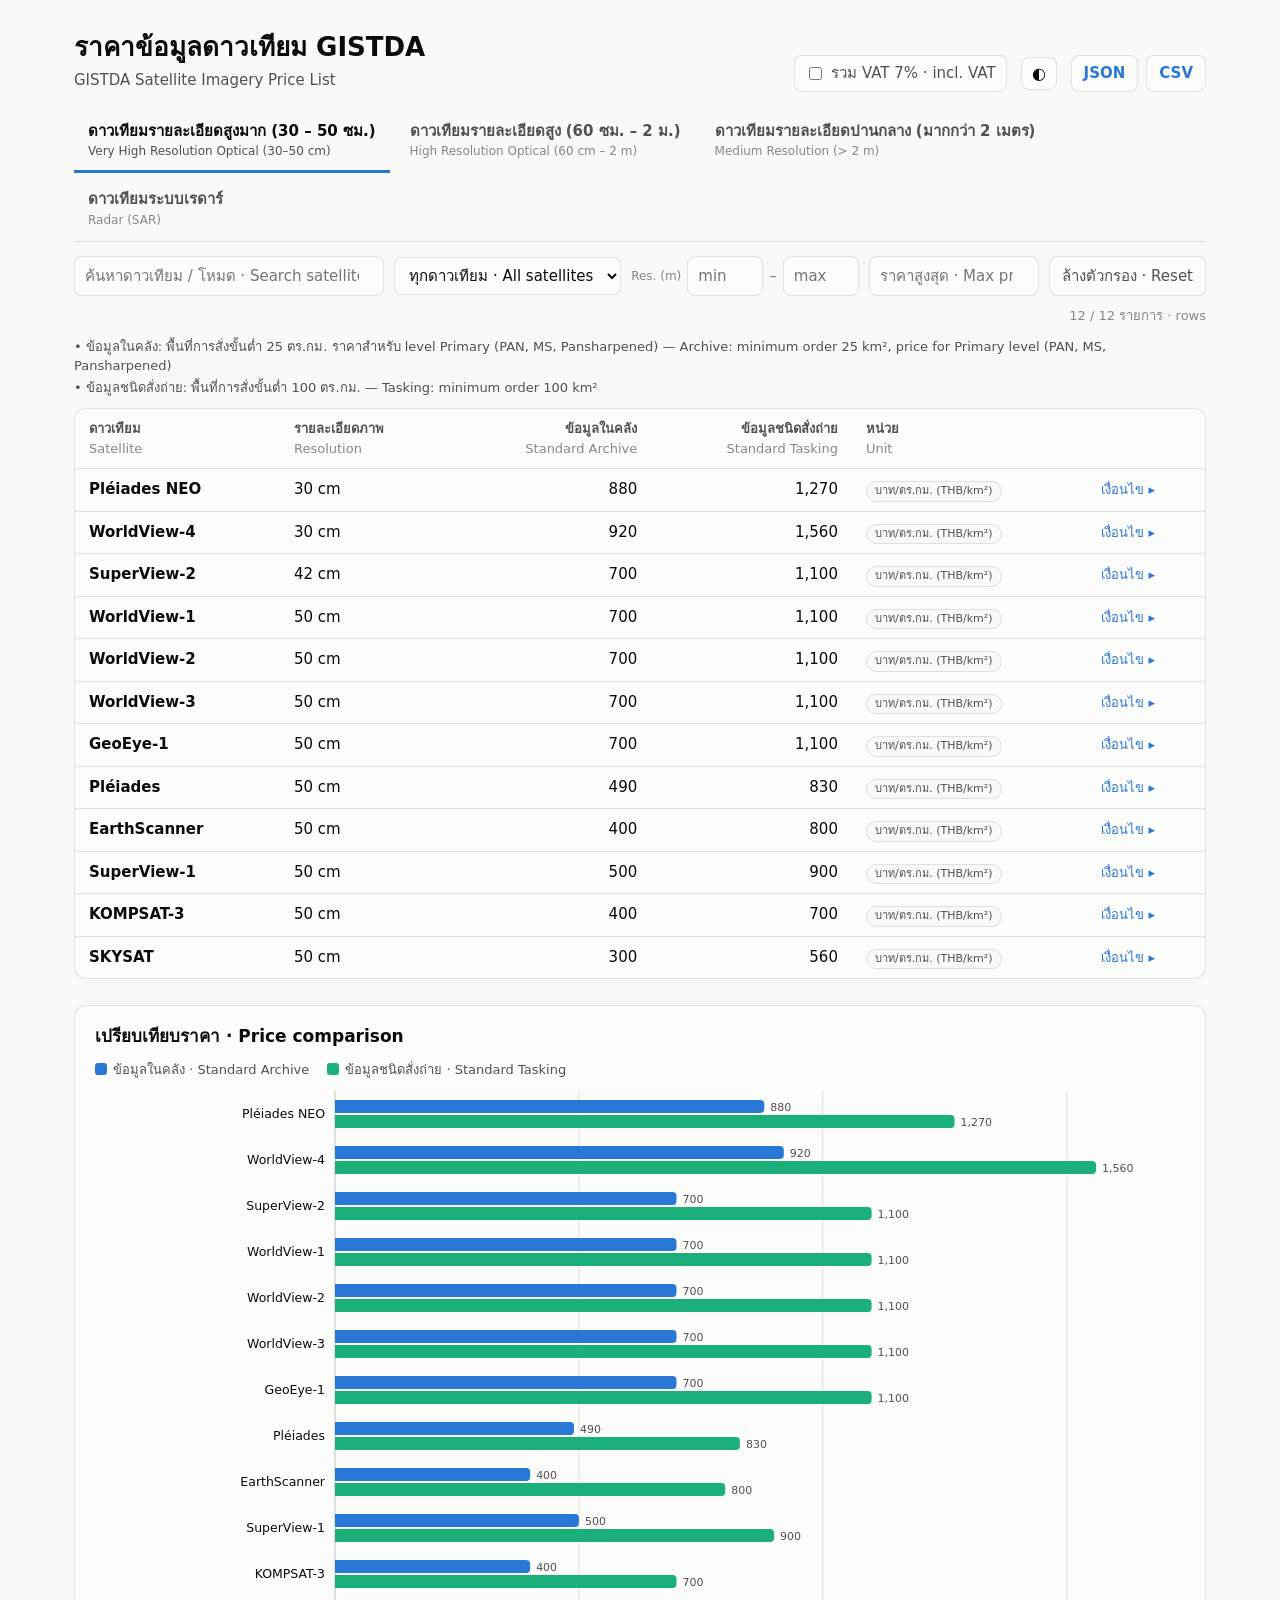
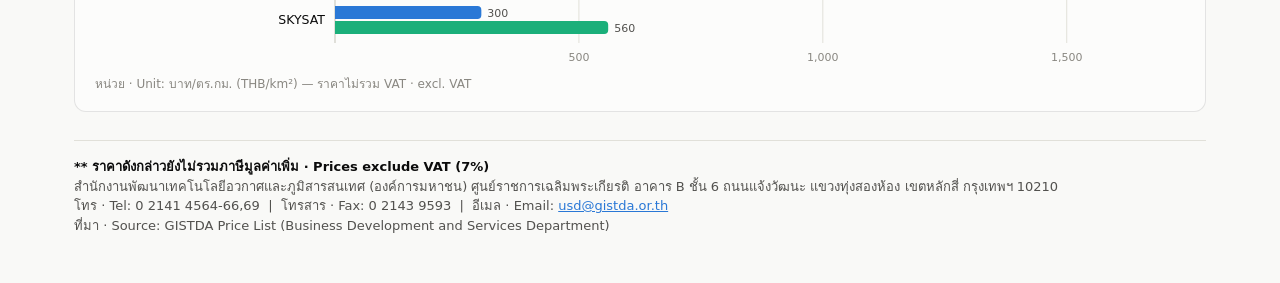
<file: price-list/web/index.html>
<!DOCTYPE html>
<html lang="th">
<head>
<meta charset="UTF-8">
<meta name="viewport" content="width=device-width, initial-scale=1.0">
<title>GISTDA Satellite Price List — ราคาข้อมูลดาวเทียม</title>
<link rel="stylesheet" href="styles.css">
</head>
<body>
<div class="app" id="app">
  <header class="app-header">
    <div class="title-block">
      <h1>ราคาข้อมูลดาวเทียม GISTDA</h1>
      <p class="subtitle">GISTDA Satellite Imagery Price List</p>
    </div>
    <div class="header-actions">
      <label class="vat-toggle" title="แสดงราคารวมภาษีมูลค่าเพิ่ม 7% / Show prices incl. 7% VAT">
        <input type="checkbox" id="vatToggle">
        <span>รวม VAT 7% · incl. VAT</span>
      </label>
      <button id="themeToggle" class="theme-btn" title="สลับโหมดสว่าง/มืด · Toggle light/dark">◐</button>
      <div class="downloads">
        <a href="../data/gistda_price_list.json" download>JSON</a>
        <a href="../data/csv/all.csv" download>CSV</a>
      </div>
    </div>
  </header>

  <nav class="tabs" id="tabs" role="tablist"></nav>

  <section class="filter-bar" id="filterBar">
    <input type="search" id="fSearch" placeholder="ค้นหาดาวเทียม / โหมด · Search satellite / mode">
    <select id="fSatellite" title="ดาวเทียม · Satellite"></select>
    <div class="range-pair" title="รายละเอียดภาพ (เมตร) · Resolution (m)">
      <span class="range-label">Res. (m)</span>
      <input type="number" id="fResMin" placeholder="min" min="0" step="any">
      <span>–</span>
      <input type="number" id="fResMax" placeholder="max" min="0" step="any">
    </div>
    <input type="number" id="fPriceMax" placeholder="ราคาสูงสุด · Max price (฿)" min="0">
    <button id="fReset" class="reset-btn">ล้างตัวกรอง · Reset</button>
    <span class="result-count" id="resultCount"></span>
  </section>

  <section class="category-notes" id="categoryNotes"></section>

  <section class="table-wrap">
    <table class="price-table" id="priceTable">
      <thead id="tableHead"></thead>
      <tbody id="tableBody"></tbody>
    </table>
  </section>

  <section class="chart-section">
    <div class="chart-header">
      <h2 id="chartTitle">เปรียบเทียบราคา · Price comparison</h2>
      <div class="unit-chips" id="unitChips"></div>
    </div>
    <div class="chart-legend" id="chartLegend"></div>
    <div class="chart-scroll">
      <svg id="chart" role="img" aria-label="Price comparison bar chart"></svg>
    </div>
    <div class="chart-tooltip" id="chartTooltip" hidden></div>
  </section>

  <footer class="app-footer" id="footer"></footer>
</div>
<script src="data.js"></script>
<script src="app.js"></script>
</body>
</html>
</file>
<file: price-list/web/styles.css>
/* GISTDA price list — theme tokens (light default, dark via data-theme / prefers-color-scheme) */
:root {
  --page:          #f9f9f7;
  --surface-1:     #fcfcfb;
  --text-primary:  #0b0b0b;
  --text-secondary:#52514e;
  --text-muted:    #898781;
  --gridline:      #e1e0d9;
  --baseline:      #c3c2b7;
  --border:        rgba(11, 11, 11, 0.10);
  --series-1:      #2a78d6;  /* archive */
  --series-2:      #1baf7a;  /* tasking */
  --accent:        #2a78d6;
  --accent-wash:   rgba(42, 120, 214, 0.08);
}
:root[data-theme="dark"] {
  --page:          #0d0d0d;
  --surface-1:     #1a1a19;
  --text-primary:  #ffffff;
  --text-secondary:#c3c2b7;
  --text-muted:    #898781;
  --gridline:      #2c2c2a;
  --baseline:      #383835;
  --border:        rgba(255, 255, 255, 0.10);
  --series-1:      #3987e5;
  --series-2:      #199e70;
  --accent:        #3987e5;
  --accent-wash:   rgba(57, 135, 229, 0.14);
}
@media (prefers-color-scheme: dark) {
  :root:not([data-theme="light"]) {
    --page:          #0d0d0d;
    --surface-1:     #1a1a19;
    --text-primary:  #ffffff;
    --text-secondary:#c3c2b7;
    --text-muted:    #898781;
    --gridline:      #2c2c2a;
    --baseline:      #383835;
    --border:        rgba(255, 255, 255, 0.10);
    --series-1:      #3987e5;
    --series-2:      #199e70;
    --accent:        #3987e5;
    --accent-wash:   rgba(57, 135, 229, 0.14);
  }
}

* { box-sizing: border-box; }
html, body { margin: 0; padding: 0; }
body {
  background: var(--page);
  color: var(--text-primary);
  font-family: "Noto Sans Thai", "Sarabun", "Leelawadee UI", system-ui, -apple-system, "Segoe UI", sans-serif;
  font-size: 15px;
  line-height: 1.5;
}
.app { max-width: 1180px; margin: 0 auto; padding: 20px 24px 48px; }

/* ---------- header ---------- */
.app-header {
  display: flex; flex-wrap: wrap; gap: 16px;
  align-items: flex-end; justify-content: space-between;
  padding: 8px 0 18px;
}
h1 { margin: 0; font-size: 26px; font-weight: 700; }
.subtitle { margin: 2px 0 0; color: var(--text-secondary); }
.header-actions { display: flex; align-items: center; gap: 14px; flex-wrap: wrap; }
.vat-toggle {
  display: inline-flex; align-items: center; gap: 6px;
  color: var(--text-secondary); cursor: pointer; user-select: none;
  border: 1px solid var(--border); border-radius: 8px; padding: 6px 10px;
  background: var(--surface-1);
}
.vat-toggle input { accent-color: var(--accent); }
.theme-btn {
  border: 1px solid var(--border); background: var(--surface-1); color: var(--text-primary);
  border-radius: 8px; padding: 6px 10px; font-size: 16px; cursor: pointer;
}
.downloads { display: inline-flex; gap: 8px; }
.downloads a {
  color: var(--accent); text-decoration: none; font-weight: 600;
  border: 1px solid var(--border); border-radius: 8px; padding: 6px 12px;
  background: var(--surface-1);
}
.downloads a:hover { background: var(--accent-wash); }

/* ---------- tabs ---------- */
.tabs { display: flex; gap: 6px; flex-wrap: wrap; border-bottom: 1px solid var(--gridline); }
.tab {
  border: none; background: none; cursor: pointer;
  padding: 10px 14px; font: inherit; color: var(--text-secondary);
  border-bottom: 3px solid transparent; margin-bottom: -1px;
  text-align: left;
}
.tab .tab-th { display: block; font-weight: 600; color: inherit; }
.tab .tab-en { display: block; font-size: 12px; color: var(--text-muted); }
.tab:hover { background: var(--accent-wash); border-radius: 8px 8px 0 0; }
.tab.active { color: var(--text-primary); border-bottom-color: var(--accent); }
.tab.active .tab-en { color: var(--text-secondary); }

/* ---------- filters ---------- */
.filter-bar {
  display: flex; flex-wrap: wrap; gap: 10px; align-items: center;
  padding: 14px 0 6px;
}
.filter-bar input, .filter-bar select {
  background: var(--surface-1); color: var(--text-primary);
  border: 1px solid var(--border); border-radius: 8px;
  padding: 8px 10px; font: inherit;
}
.filter-bar input:focus, .filter-bar select:focus { outline: 2px solid var(--accent); outline-offset: 1px; }
#fSearch { flex: 1 1 220px; min-width: 180px; }
#fSatellite { min-width: 150px; }
.range-pair {
  display: inline-flex; align-items: center; gap: 6px;
  color: var(--text-muted);
}
.range-label { font-size: 12px; }
.range-pair input { width: 76px; }
#fPriceMax { width: 170px; }
.reset-btn {
  border: 1px solid var(--border); background: var(--surface-1); color: var(--text-secondary);
  border-radius: 8px; padding: 8px 12px; font: inherit; cursor: pointer;
}
.reset-btn:hover { background: var(--accent-wash); color: var(--text-primary); }
.result-count { color: var(--text-muted); font-size: 13px; margin-left: auto; }

/* ---------- category notes ---------- */
.category-notes { padding: 4px 0 10px; color: var(--text-secondary); font-size: 13px; }
.category-notes div { padding: 1px 0; }

/* ---------- table ---------- */
.table-wrap {
  overflow-x: auto;
  background: var(--surface-1);
  border: 1px solid var(--border); border-radius: 12px;
}
.price-table { border-collapse: collapse; width: 100%; min-width: 640px; }
.price-table th {
  text-align: left; padding: 10px 14px;
  font-size: 13px; color: var(--text-secondary); font-weight: 600;
  border-bottom: 1px solid var(--gridline);
  cursor: pointer; user-select: none; white-space: nowrap;
  position: sticky; top: 0; background: var(--surface-1);
}
.price-table th .arrow { color: var(--accent); font-size: 11px; margin-left: 4px; }
.price-table th:hover { color: var(--text-primary); }
.price-table td {
  padding: 9px 14px; border-bottom: 1px solid var(--gridline);
  vertical-align: top;
}
.price-table tbody tr:last-child td { border-bottom: none; }
.price-table tbody tr.data-row:hover { background: var(--accent-wash); }
.num { text-align: right; font-variant-numeric: tabular-nums; white-space: nowrap; }
th.num { text-align: right; }
.na { color: var(--text-muted); }
.sat-name { font-weight: 600; }
.unit-badge {
  display: inline-block; font-size: 11px; color: var(--text-secondary);
  border: 1px solid var(--gridline); border-radius: 999px;
  padding: 1px 8px; white-space: nowrap; background: var(--page);
}
.note-toggle {
  border: none; background: none; color: var(--accent); cursor: pointer;
  font: inherit; font-size: 13px; padding: 0;
}
.note-row td {
  background: var(--page); color: var(--text-secondary); font-size: 13px;
  padding: 8px 14px 10px 28px;
}
.note-row .note-line { padding: 1px 0; }
.empty-msg { text-align: center; color: var(--text-muted); padding: 28px 0 !important; }

/* ---------- chart ---------- */
.chart-section {
  margin-top: 26px; background: var(--surface-1);
  border: 1px solid var(--border); border-radius: 12px;
  padding: 18px 20px; position: relative;
}
.chart-header { display: flex; flex-wrap: wrap; align-items: center; gap: 12px; justify-content: space-between; }
.chart-header h2 { margin: 0; font-size: 17px; }
.unit-chips { display: flex; gap: 6px; flex-wrap: wrap; }
.unit-chip {
  border: 1px solid var(--border); background: var(--page); color: var(--text-secondary);
  border-radius: 999px; padding: 4px 12px; font: inherit; font-size: 12px; cursor: pointer;
}
.unit-chip.active { border-color: var(--accent); color: var(--text-primary); background: var(--accent-wash); }
.chart-legend { display: flex; gap: 18px; padding: 10px 0 4px; font-size: 13px; color: var(--text-secondary); }
.legend-item { display: inline-flex; align-items: center; gap: 6px; }
.legend-swatch { width: 12px; height: 12px; border-radius: 3px; display: inline-block; }
.chart-scroll { overflow-x: auto; }
#chart { display: block; width: 100%; }
#chart text { font-family: inherit; }
.chart-tooltip {
  position: absolute; pointer-events: none; z-index: 5;
  background: var(--surface-1); border: 1px solid var(--border); border-radius: 8px;
  box-shadow: 0 4px 14px rgba(0,0,0,0.18);
  padding: 8px 12px; font-size: 13px; max-width: 280px;
}
.chart-tooltip .tt-title { font-weight: 600; }
.chart-tooltip .tt-line { color: var(--text-secondary); display: flex; align-items: center; gap: 6px; }
.chart-note { color: var(--text-muted); font-size: 12px; padding-top: 6px; }

/* ---------- footer ---------- */
.app-footer {
  margin-top: 28px; padding-top: 16px; border-top: 1px solid var(--gridline);
  color: var(--text-secondary); font-size: 13px;
}
.app-footer .vat-note { font-weight: 600; color: var(--text-primary); }
.app-footer a { color: var(--accent); }

@media (max-width: 640px) {
  .app { padding: 12px 12px 40px; }
  h1 { font-size: 21px; }
  .result-count { margin-left: 0; width: 100%; }
}
</file>
